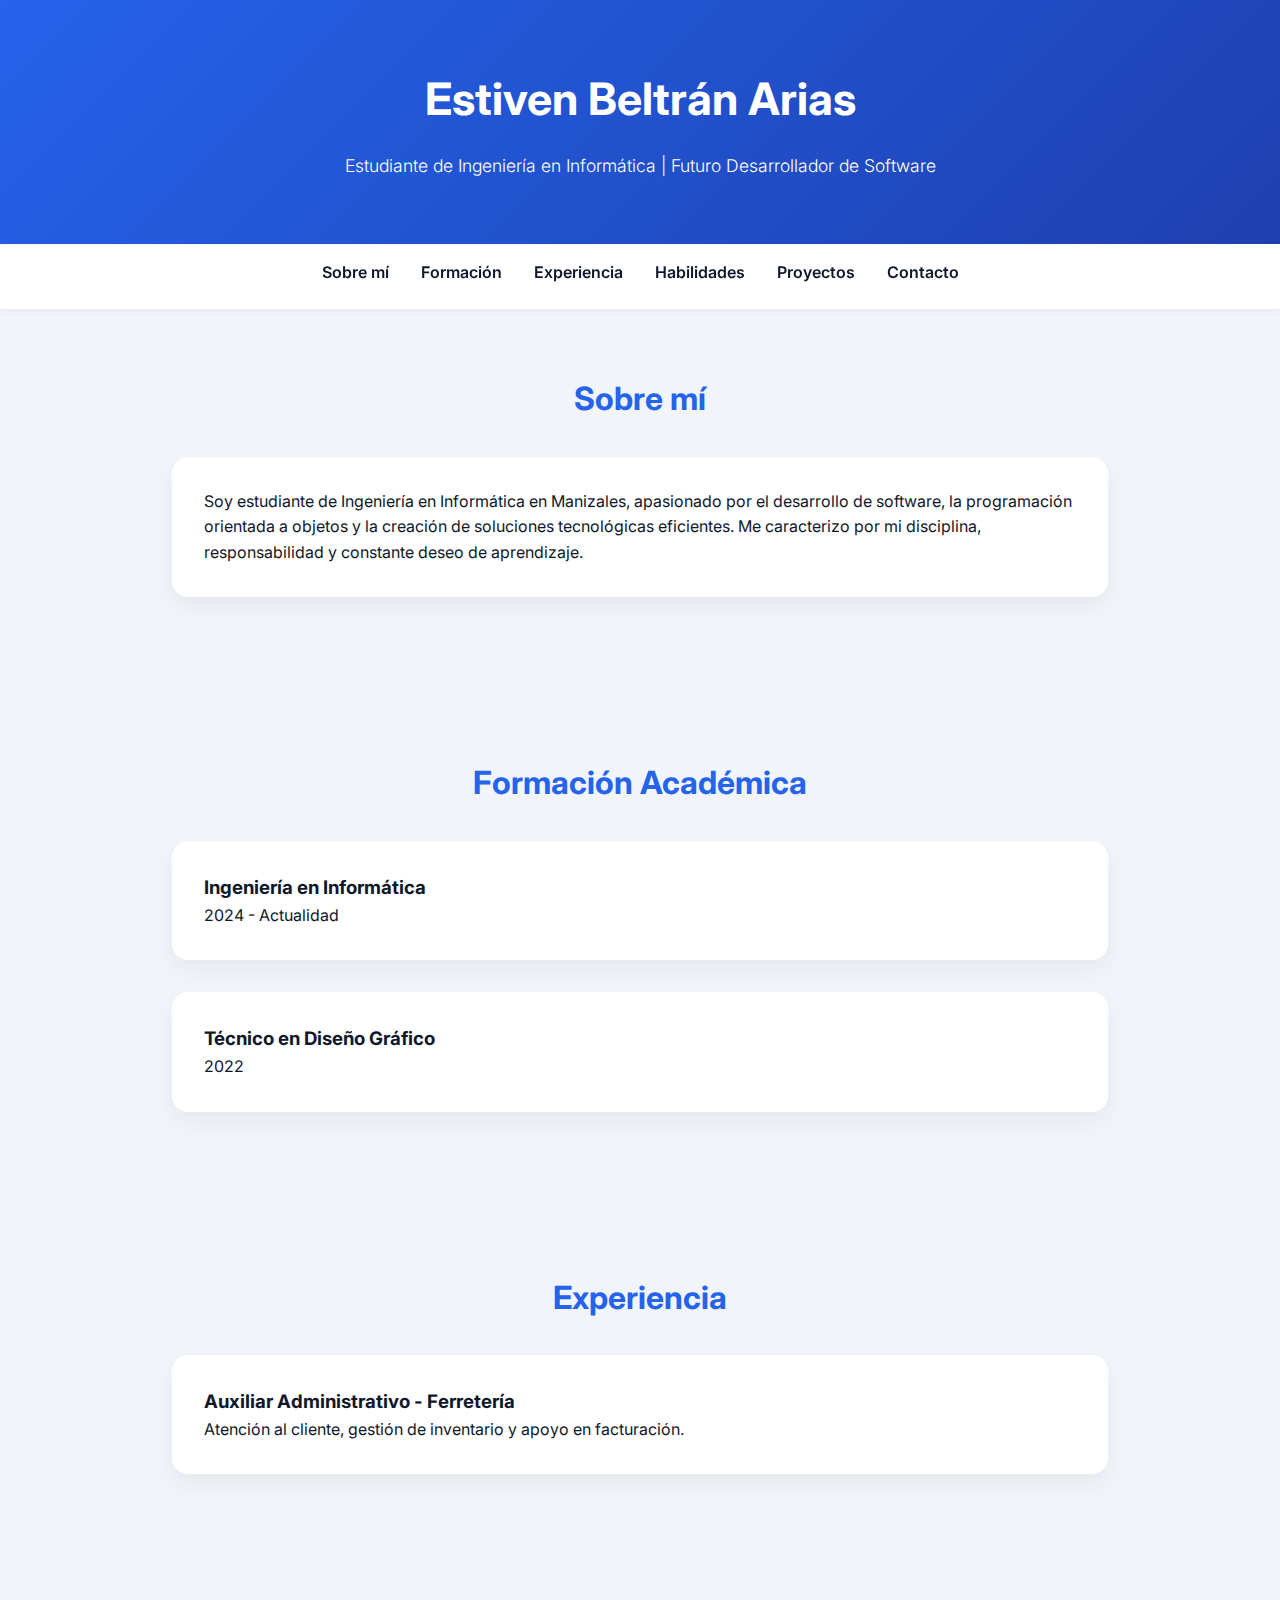
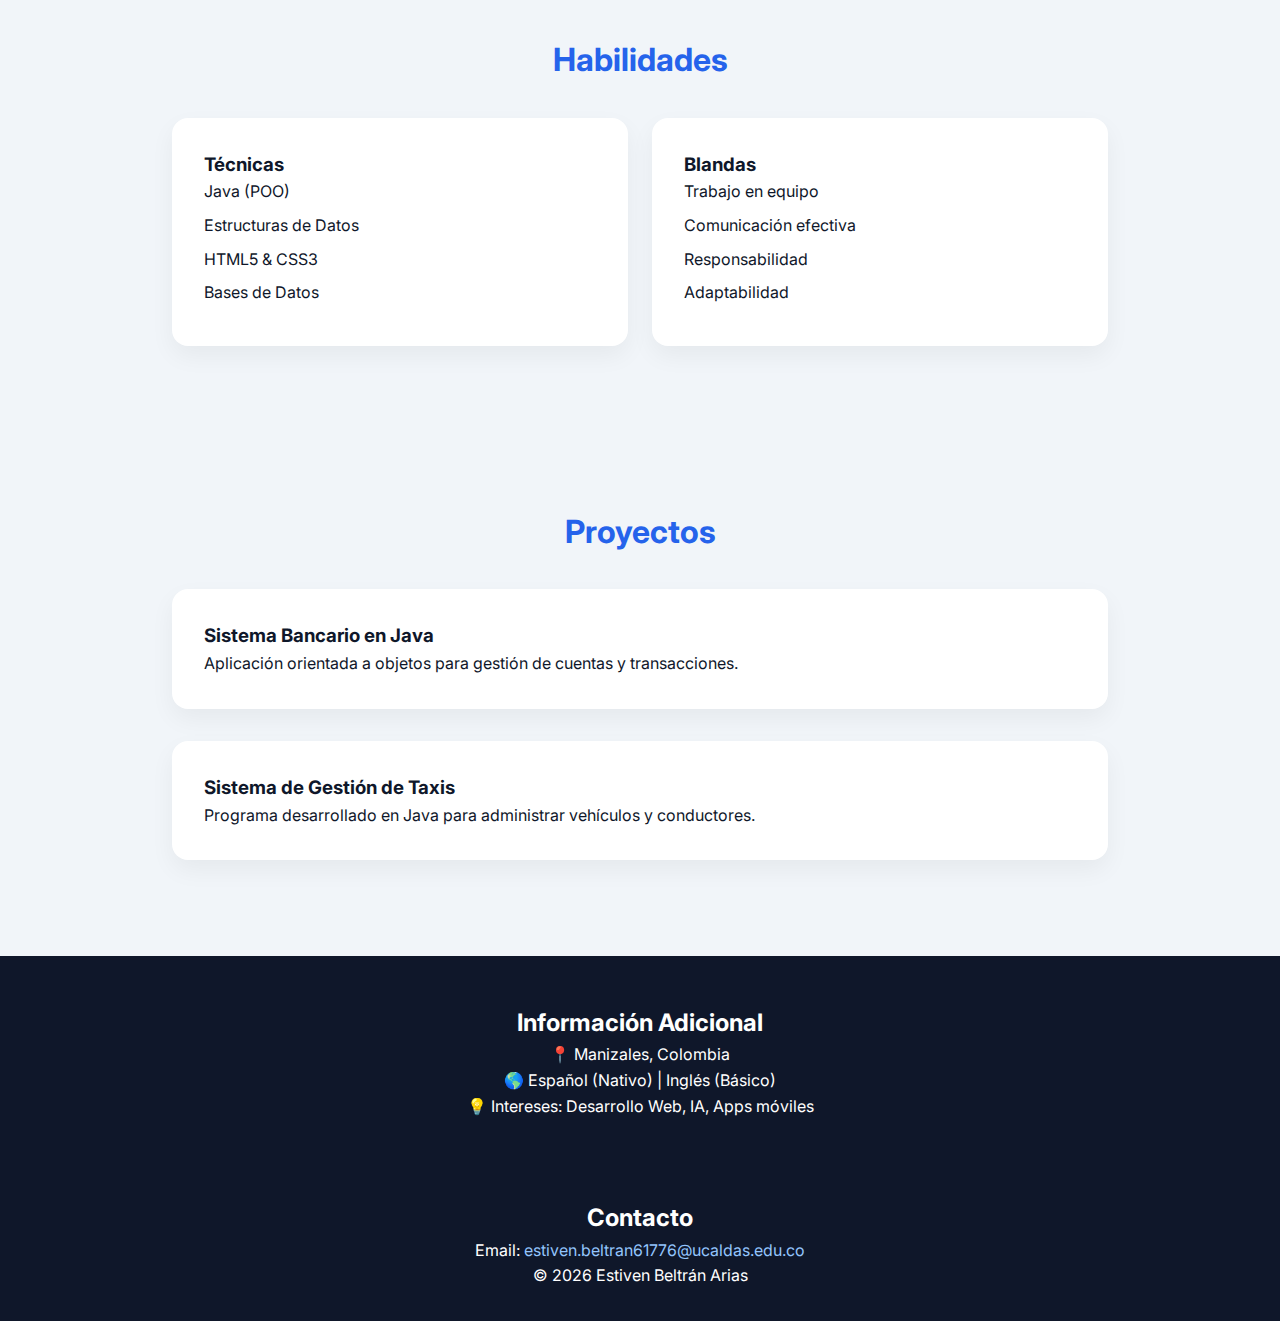
<file: index.html>
<!DOCTYPE html>
<html lang="es-CO">
<head>
    <meta charset="UTF-8">
    <meta name="viewport" content="width=device-width, initial-scale=1.0">
    <meta name="description" content="Portafolio profesional de Estiven Beltrán Arias, estudiante de Ingeniería en Informática.">
    <meta name="author" content="Estiven Beltrán Arias">
    <title>Estiven Beltrán | Portafolio</title>

    <!-- Google Fonts -->
    <link href="https://fonts.googleapis.com/css2?family=Inter:wght@300;400;600;700&display=swap" rel="stylesheet">

    <style>
        :root {
            --primary: #2563eb;
            --dark: #0f172a;
            --light: #f1f5f9;
            --gray: #64748b;
        }

        * {
            margin: 0;
            padding: 0;
            box-sizing: border-box;
            scroll-behavior: smooth;
        }

        body {
            font-family: 'Inter', sans-serif;
            background-color: var(--light);
            color: var(--dark);
            line-height: 1.6;
        }

        header {
            background: linear-gradient(135deg, #2563eb, #1e40af);
            color: white;
            padding: 4rem 2rem;
            text-align: center;
        }

        header h1 {
            font-size: 2.8rem;
            font-weight: 700;
        }

        header p {
            margin-top: 1rem;
            font-size: 1.1rem;
            font-weight: 300;
        }

        nav {
            background: white;
            padding: 1rem;
            position: sticky;
            top: 0;
            box-shadow: 0 2px 8px rgba(0,0,0,0.05);
            z-index: 100;
        }

        nav ul {
            display: flex;
            justify-content: center;
            gap: 2rem;
            list-style: none;
        }

        nav a {
            text-decoration: none;
            color: var(--dark);
            font-weight: 600;
            transition: 0.3s;
        }

        nav a:hover {
            color: var(--primary);
        }

        section {
            padding: 4rem 2rem;
            max-width: 1000px;
            margin: auto;
        }

        section h2 {
            text-align: center;
            margin-bottom: 2rem;
            font-size: 2rem;
            color: var(--primary);
        }

        .card {
            background: white;
            padding: 2rem;
            border-radius: 16px;
            box-shadow: 0 10px 25px rgba(0,0,0,0.05);
            margin-bottom: 2rem;
            transition: 0.3s;
        }

        .card:hover {
            transform: translateY(-5px);
        }

        ul {
            list-style: none;
            padding-left: 0;
        }

        ul li {
            margin-bottom: 0.5rem;
        }

        .skills-grid {
            display: grid;
            grid-template-columns: repeat(auto-fit, minmax(220px, 1fr));
            gap: 1.5rem;
        }

        aside {
            background: var(--dark);
            color: white;
            padding: 3rem 2rem;
            text-align: center;
        }

        footer {
            background: #0f172a;
            color: white;
            text-align: center;
            padding: 2rem;
        }

        footer a {
            color: #93c5fd;
            text-decoration: none;
        }

        @media (max-width: 768px) {
            header h1 {
                font-size: 2rem;
            }

            nav ul {
                flex-direction: column;
                align-items: center;
                gap: 1rem;
            }
        }
    </style>
</head>

<body>

<header>
    <h1>Estiven Beltrán Arias</h1>
    <p>Estudiante de Ingeniería en Informática | Futuro Desarrollador de Software</p>
</header>

<nav>
    <ul>
        <li><a href="#sobre-mi">Sobre mí</a></li>
        <li><a href="#formacion">Formación</a></li>
        <li><a href="#experiencia">Experiencia</a></li>
        <li><a href="#habilidades">Habilidades</a></li>
        <li><a href="#proyectos">Proyectos</a></li>
        <li><a href="#contacto">Contacto</a></li>
    </ul>
</nav>

<main>

<section id="sobre-mi">
    <h2>Sobre mí</h2>
    <div class="card">
        <p>
            Soy estudiante de Ingeniería en Informática en Manizales, apasionado por el desarrollo de software,
            la programación orientada a objetos y la creación de soluciones tecnológicas eficientes.
            Me caracterizo por mi disciplina, responsabilidad y constante deseo de aprendizaje.
        </p>
    </div>
</section>

<section id="formacion">
    <h2>Formación Académica</h2>
    <div class="card">
        <h3>Ingeniería en Informática</h3>
        <p>2024 - Actualidad</p>
    </div>
    <div class="card">
        <h3>Técnico en Diseño Gráfico</h3>
        <p>2022</p>
    </div>
</section>

<section id="experiencia">
    <h2>Experiencia</h2>
    <div class="card">
        <h3>Auxiliar Administrativo - Ferretería</h3>
        <p>Atención al cliente, gestión de inventario y apoyo en facturación.</p>
    </div>
</section>

<section id="habilidades">
    <h2>Habilidades</h2>
    <div class="skills-grid">
        <div class="card">
            <h3>Técnicas</h3>
            <ul>
                <li>Java (POO)</li>
                <li>Estructuras de Datos</li>
                <li>HTML5 & CSS3</li>
                <li>Bases de Datos</li>
            </ul>
        </div>

        <div class="card">
            <h3>Blandas</h3>
            <ul>
                <li>Trabajo en equipo</li>
                <li>Comunicación efectiva</li>
                <li>Responsabilidad</li>
                <li>Adaptabilidad</li>
            </ul>
        </div>
    </div>
</section>

<section id="proyectos">
    <h2>Proyectos</h2>
    <div class="card">
        <h3>Sistema Bancario en Java</h3>
        <p>Aplicación orientada a objetos para gestión de cuentas y transacciones.</p>
    </div>

    <div class="card">
        <h3>Sistema de Gestión de Taxis</h3>
        <p>Programa desarrollado en Java para administrar vehículos y conductores.</p>
    </div>
</section>

</main>

<aside>
    <h2>Información Adicional</h2>
    <p>📍 Manizales, Colombia</p>
    <p>🌎 Español (Nativo) | Inglés (Básico)</p>
    <p>💡 Intereses: Desarrollo Web, IA, Apps móviles</p>
</aside>

<footer id="contacto">
    <h2>Contacto</h2>
    <p>Email: <a href="mailto:estiven.beltran61776@ucaldas.edu.co">estiven.beltran61776@ucaldas.edu.co</a></p>
    <p>© <span id="year"></span> Estiven Beltrán Arias</p>
</footer>

<script>
    document.getElementById("year").textContent = new Date().getFullYear();
</script>

</body>
</html>
</file>
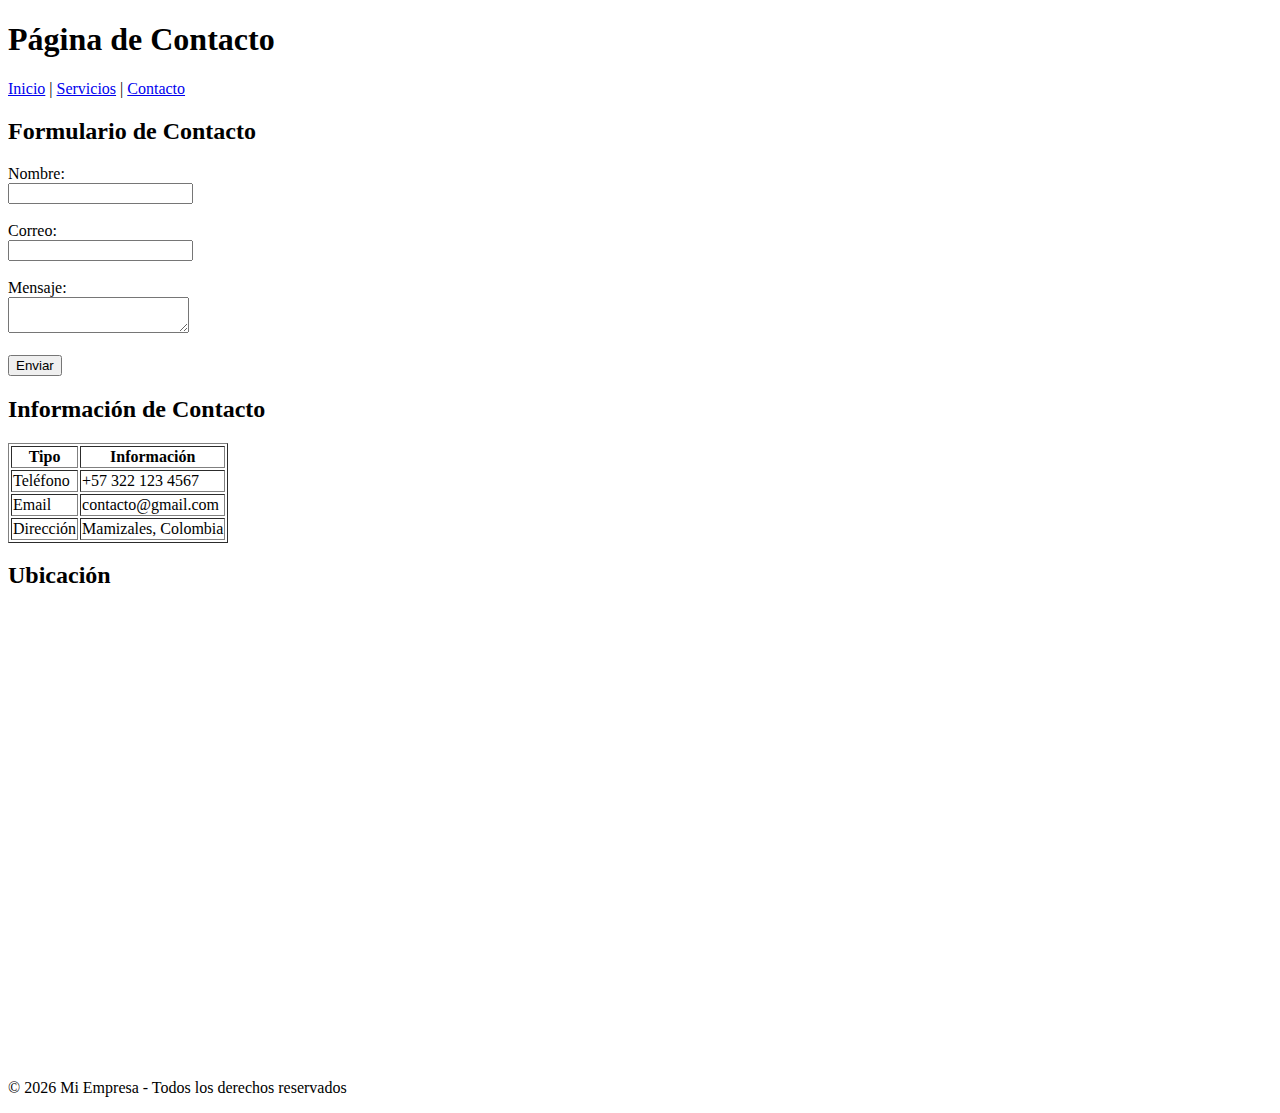
<file: contacto.html>
<!DOCTYPE html>
<html lang="es">
<head>
    <meta charset="UTF-8">
    <title>Página de Contacto</title>
</head>

<body>

<header>
    <h1>Página de Contacto</h1>
</header>

<nav>
    <a href="#">Inicio</a> |
    <a href="#">Servicios</a> |
    <a href="#">Contacto</a>
</nav>

<main>

<section>
    <h2>Formulario de Contacto</h2>

    <form>
        <label for="nombre">Nombre:</label><br>
        <input type="text" id="nombre" required minlength="3"><br><br>

        <label for="correo">Correo:</label><br>
        <input type="email" id="correo" required><br><br>

        <label for="mensaje">Mensaje:</label><br>
        <textarea id="mensaje" required></textarea><br><br>

        <button type="submit">Enviar</button>
    </form>
</section>

<section>
    <h2>Información de Contacto</h2>

    <table border="1">
        <tr>
            <th>Tipo</th>
            <th>Información</th>
        </tr>
        <tr>
            <td>Teléfono</td>
            <td>+57 322 123 4567</td>
        </tr>
        <tr>
            <td>Email</td>
            <td>contacto@gmail.com</td>
        </tr>
        <tr>
            <td>Dirección</td>
            <td>Mamizales, Colombia</td>
        </tr>
    </table>
</section>

<section>
    <h2>Ubicación</h2>

    <iframe 
        src="https://www.google.com/maps/embed?pb=..."
        width="600" 
        height="450" 
        style="border:0;" 
        allowfullscreen="" 
        loading="lazy">
    </iframe>
</section>

</main>

<footer>
    <p>© 2026 Mi Empresa - Todos los derechos reservados</p>
</footer>

</body>
</html>
</file>
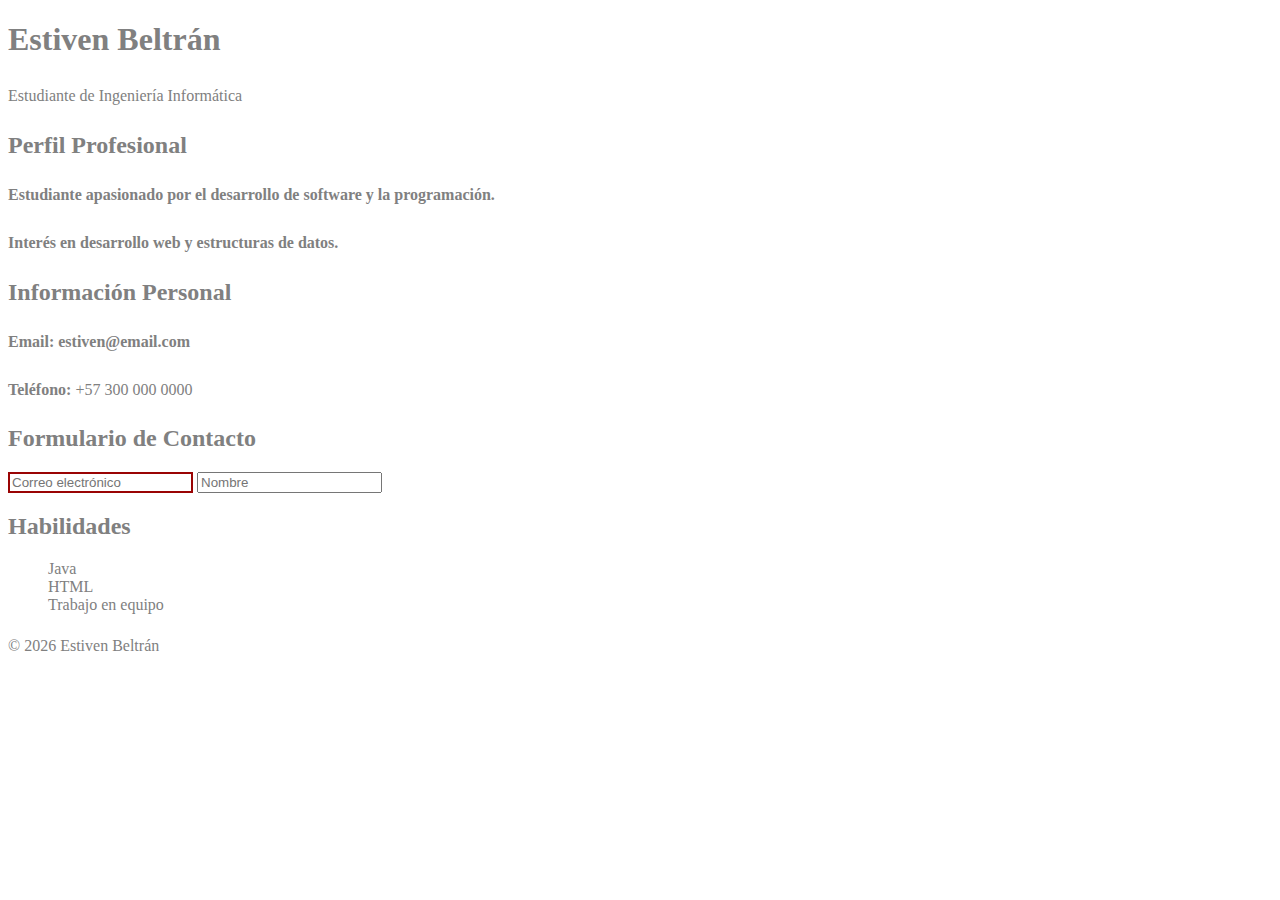
<file: hoja_de_vida.html>
<!DOCTYPE html>
<html lang="es">
<head>
    <meta charset="UTF-8">
    <title>Hoja de Vida - Estiven</title>
    <link rel="stylesheet" href="hoja_de_vida.css">
</head>

<body>

<header>
    <h1 id="encabezado-principal">Estiven Beltrán</h1>
    <p>Estudiante de Ingeniería Informática</p>
</header>

<main class="contenedor">

<section>
    <h2>Perfil Profesional</h2>
    <p>
        Estudiante apasionado por el desarrollo de software y la programación.
    </p>
    <p class="destacado">
        Interés en desarrollo web y estructuras de datos.
    </p>
</section>

<section>
    <h2>Información Personal</h2>
    <p><strong>Email:</strong> estiven@email.com</p>
    <p><strong>Teléfono:</strong> +57 300 000 0000</p>
</section>

<section>
    <h2>Formulario de Contacto</h2>
    <form>
        <input type="email" placeholder="Correo electrónico">
        <input type="text" placeholder="Nombre">
    </form>
</section>

</main>

<aside class="sidebar">
    <h2>Habilidades</h2>
    <ul>
        <li>Java</li>
        <li>HTML</li>
        <li>Trabajo en equipo</li>
    </ul>
</aside>

<footer>
    <p>© 2026 Estiven Beltrán</p>
</footer>

</body>
</html>
</file>
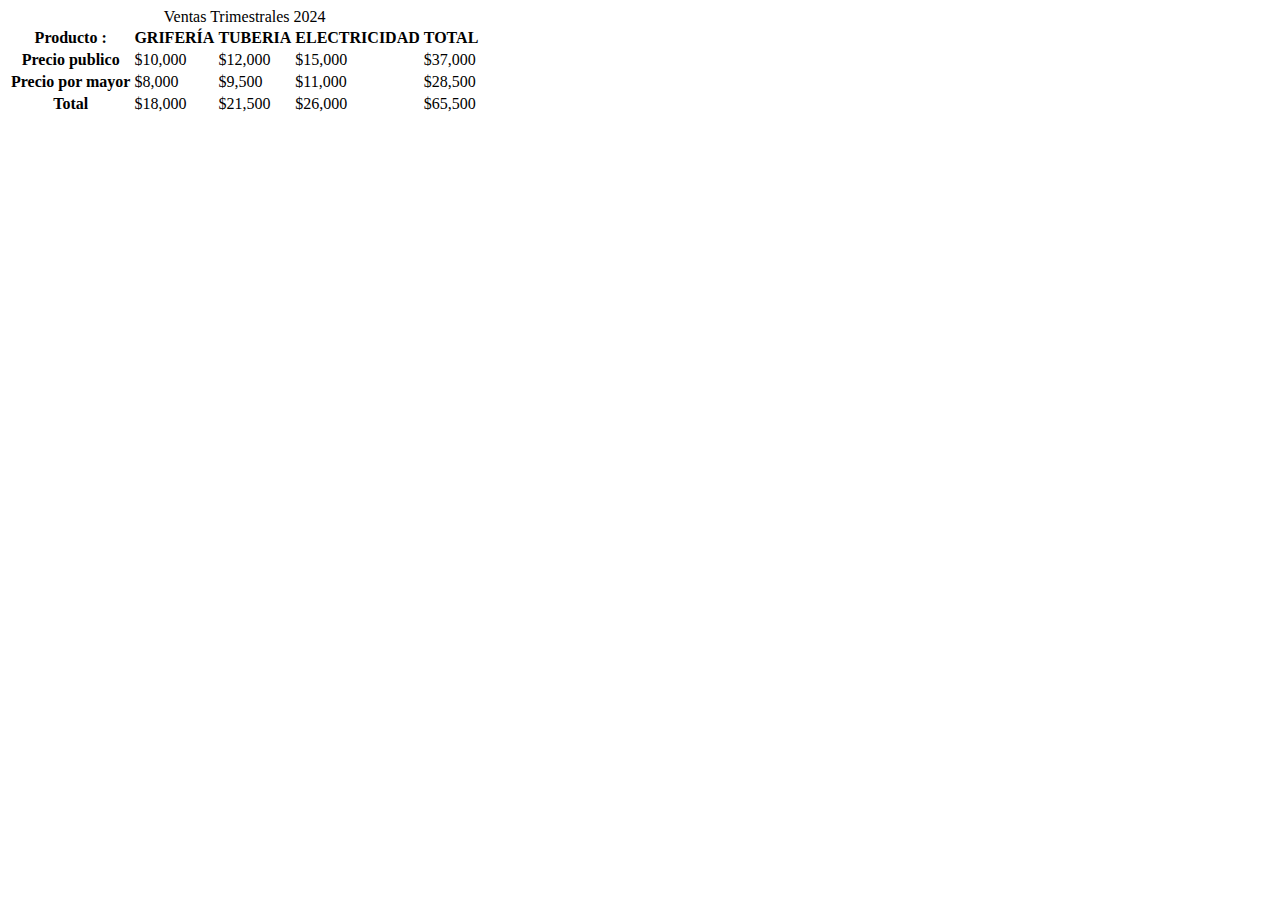
<file: tablas.html>
<!DOCTYPE html>
<html>
    <table>
    <caption>Ventas Trimestrales 2024</caption>
    <thead>
        <tr>
            <th scope="col">Producto :</th>
            <th scope="col">GRIFERÍA</th>
            <th scope="col">TUBERIA</th>
            <th scope="col">ELECTRICIDAD</th>
            <th scope="col">TOTAL</th>
        </tr>
    </thead>
    <tbody>
        <tr>
            <th scope="row">Precio publico</th>
            <td>$10,000</td>
            <td>$12,000</td>
            <td>$15,000</td>
            <td>$37,000</td>
        </tr>
        <tr>
            <th scope="row">Precio por mayor</th>
            <td>$8,000</td>
            <td>$9,500</td>
            <td>$11,000</td>
            <td>$28,500</td>
        </tr>
    </tbody>
    <tfoot>
        <tr>
            <th scope="row">Total</th>
            <td>$18,000</td>
            <td>$21,500</td>
            <td>$26,000</td>
            <td>$65,500</td>
        </tr>
    </tfoot>
</table>

</html>

<iframe src="https://es.aliexpress.com/?gatewayAdapt=glo2esp" frameborder="0" width="100%" height="500"></iframe>
</file>
<file: hoja_de_vida.css>
/* Selector universal */
* {
    color: gray;
}

/* Selector de elemento */
p {
    line-height: 2.0;
}

/* Selector de clase */
.destacado {
    font-weight: bold;
}

/* Selector de ID */
#encabezado-principal {
    font-size: 2rem;
}

/* Selector de atributo */
input[type="email"] {
    border: 2px solid rgb(154, 4, 4);
}

/* Descendiente */
.contenedor p {
    margin-bottom: 10px;
}

/* Hijo directo */
.sidebar > ul {
    list-style: none;
    padding-left: 1;
}

/* Hermano adyacente */
h2 + p {
    font-weight: bold;
}

/* Hermanos generales */
h2 ~ p {
    color: gray;
}
</file>
